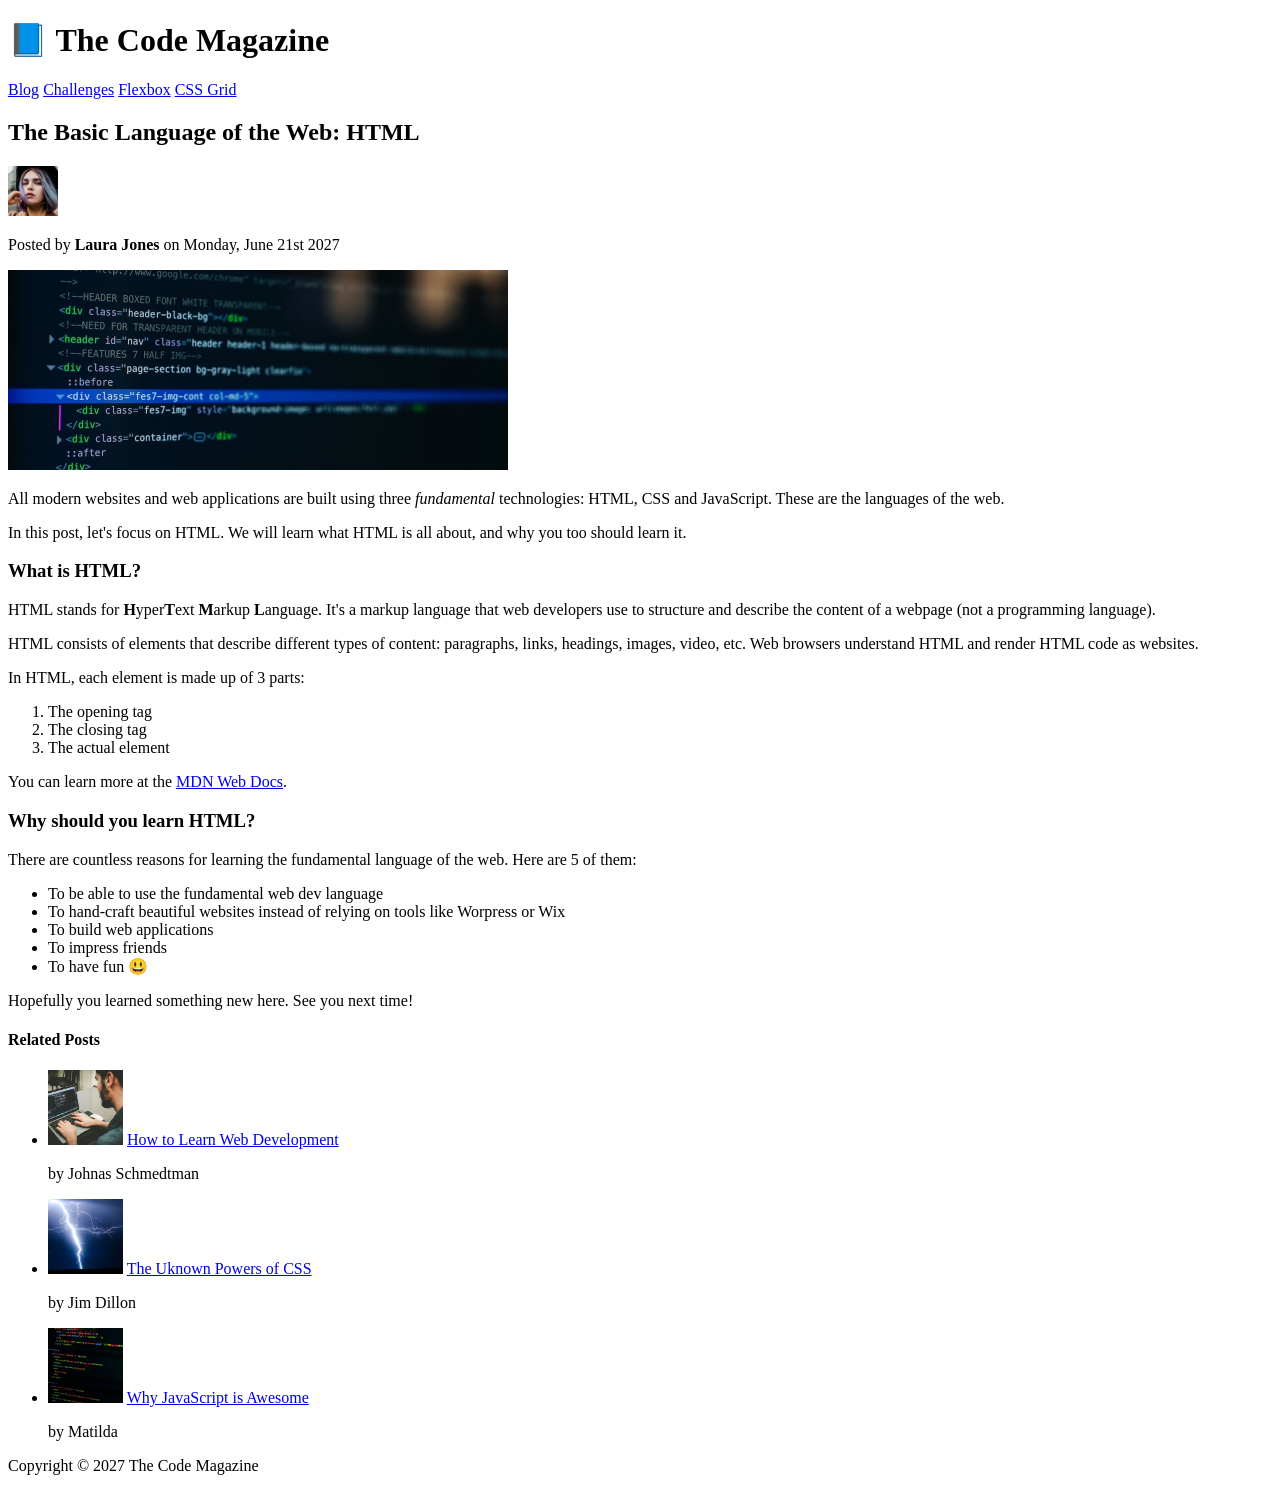
<file: 02-HTML-Fundamentals/index.html>
<!-- Tell the browser what type of document this is. Current version is HTML5 -->
<!doctype html>
<!-- Root element of the HTML document -->
<!-- The lang attribute specifies the language of the document -->
<html lang="en">
  <!-- Head element contains metadata and links to resources -->
  <head>
    <!-- Character encoding for the document -->
    <!-- UTF-8 is the most common character encoding -->
    <meta charset="utf-8" />
    <!-- Title of the document displayed in the browser tab -->
    <title>The Basic Language of the Web: HTML</title>
  </head>
  <!-- Body element contains the content of the document -->
  <body>
    <!-- Header element contains the header content of the document -->
    <header>
      <!-- Heading element that represents the main heading of the document -->
      <!-- There are six levels of headings in HTML, from <h1> to <h6>, with <h1> being the most
       important and <h6> being the least important. -->
      <!-- Headings are used to structure the content of a webpage and provide a clear hierarchy of information. -->
      <h1>📘 The Code Magazine</h1>
      <!--Nav element is used to create a navigation menu -->
      <nav>
        <a href="blog.html">Blog</a>
        <a href="#">Challenges</a>
        <a href="#">Flexbox</a>
        <a href="#">CSS Grid</a>
      </nav>
    </header>

    <!-- Article element is used to represent a self-contained composition in a document -->
    <article>
      <header>
        <h2>The Basic Language of the Web: HTML</h2>
        <img
          src="img/laura-jones.jpg"
          alt="Laura Jones avatar"
          width="50"
          height="50"
        />
        <!-- Paragraph elements are used to create blocks of text -->
        <!-- strong element is used to make text bold and it has semantic meaning  of importance-->
        <p>Posted by <strong>Laura Jones</strong> on Monday, June 21st 2027</p>
        <!-- em element is used to make text italic and it has semantic meaning of emphasis -->

        <!-- img element is used to display images on a webpage -->
        <!-- The src attribute specifies the path to the image file -->
        <!-- The alt attribute provides alternative text for the image, which is displayed if the 
     image cannot be loaded or if the user is using a screen reader -->
        <img
          src="img/post-img.jpg"
          alt="HTML code on a computer screen"
          width="500"
          height="200"
        />
      </header>
      <p>
        All modern websites and web applications are built using three
        <em>fundamental</em>
        technologies: HTML, CSS and JavaScript. These are the languages of the
        web.
      </p>
      <p>
        In this post, let's focus on HTML. We will learn what HTML is all about,
        and why you too should learn it.
      </p>
      <h3>What is HTML?</h3>
      <p>
        HTML stands for <strong>H</strong>yper<strong>T</strong>ext
        <strong>M</strong>arkup <strong>L</strong>anguage. It's a markup
        language that web developers use to structure and describe the content
        of a webpage (not a programming language).
      </p>
      <p>
        HTML consists of elements that describe different types of content:
        paragraphs, links, headings, images, video, etc. Web browsers understand
        HTML and render HTML code as websites.
      </p>
      <p>In HTML, each element is made up of 3 parts:</p>
      <!-- Ordered list element is used to create a numbered list -->
      <ol>
        <li>The opening tag</li>
        <li>The closing tag</li>
        <li>The actual element</li>
      </ol>

      <!-- a element is used to create hyperlinks -->
      <!-- The href attribute specifies the URL of the page the link goes to -->
      <!-- target="_blank" opens the link in a new tab -->
      <p>
        You can learn more at the
        <a
          href="https://developer.mozilla.org/en-US/docs/Web/HTML"
          target="_blank"
          >MDN Web Docs</a
        >.
      </p>

      <h3>Why should you learn HTML?</h3>

      <p>
        There are countless reasons for learning the fundamental language of the
        web. Here are 5 of them:
      </p>
      <!-- Unordered list element is used to create a bulleted list -->
      <ul>
        <li>To be able to use the fundamental web dev language</li>
        <li>
          To hand-craft beautiful websites instead of relying on tools like
          Worpress or Wix
        </li>
        <li>To build web applications</li>
        <li>To impress friends</li>
        <li>To have fun 😃</li>
      </ul>
      <p>Hopefully you learned something new here. See you next time!</p>
    </article>
    <!--Aside element is used to contain content that is related to the main content but not essential -->
    <aside>
      <h4>Related Posts</h4>
      <ul>
        <li>
          <img src="img/related-1.jpg" alt="Man typing code on a laptop" width="75" height="75" />
          <a href="#">How to Learn Web Development</a>
          <p>by Johnas Schmedtman</p>
        </li>

        <li>
          <img src="img/related-2.jpg" alt="Lightning in the sky" width="75" height="75" />
          <a href="#">The Uknown Powers of CSS</a>
          <p>by Jim Dillon</p>
        </li>

        <li>
          <img src="img/related-3.jpg" alt="JavaScript code on a screen" width="75" height="75" />
          <a href="#">Why JavaScript is Awesome</a>
          <p>by Matilda</p>
        </li>
        
        </ul>
    </aside>
    <footer>
      <p>Copyright © 2027 The Code Magazine</p>
  </body>
</html>
</file>
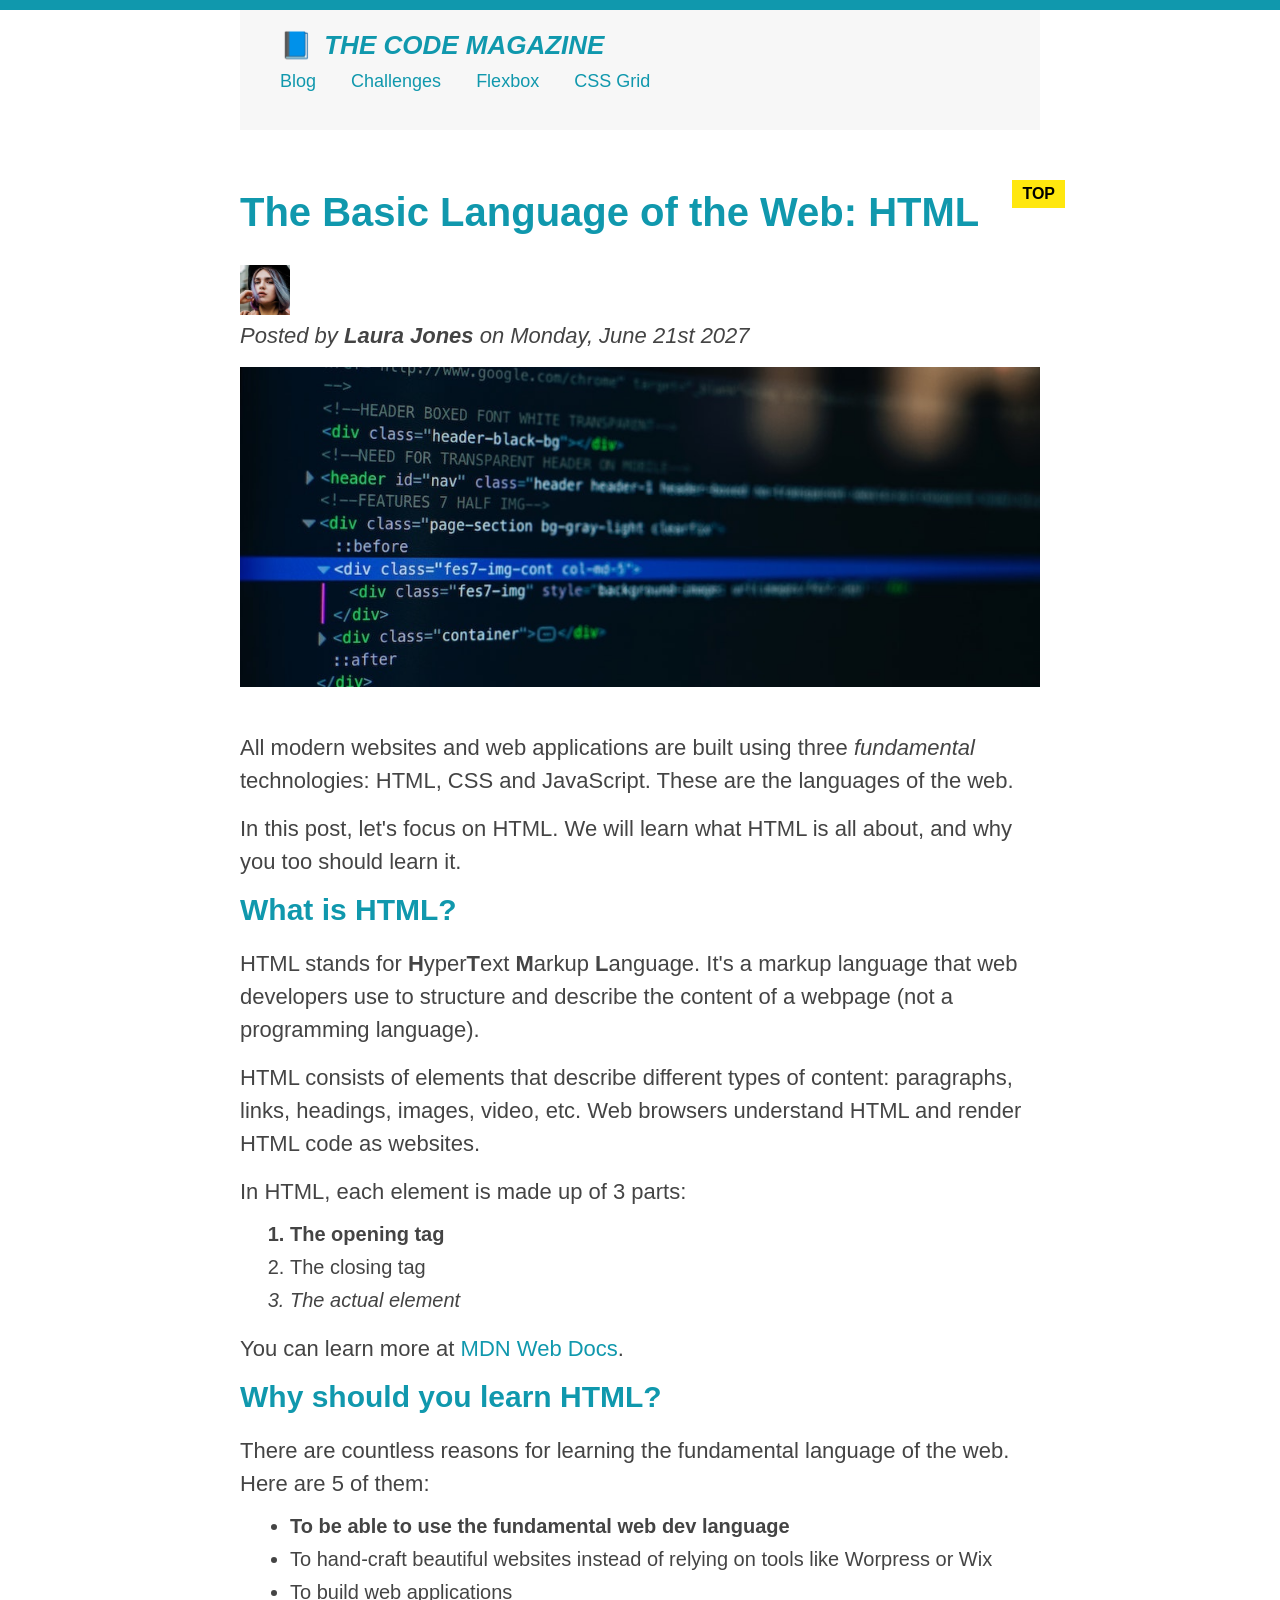
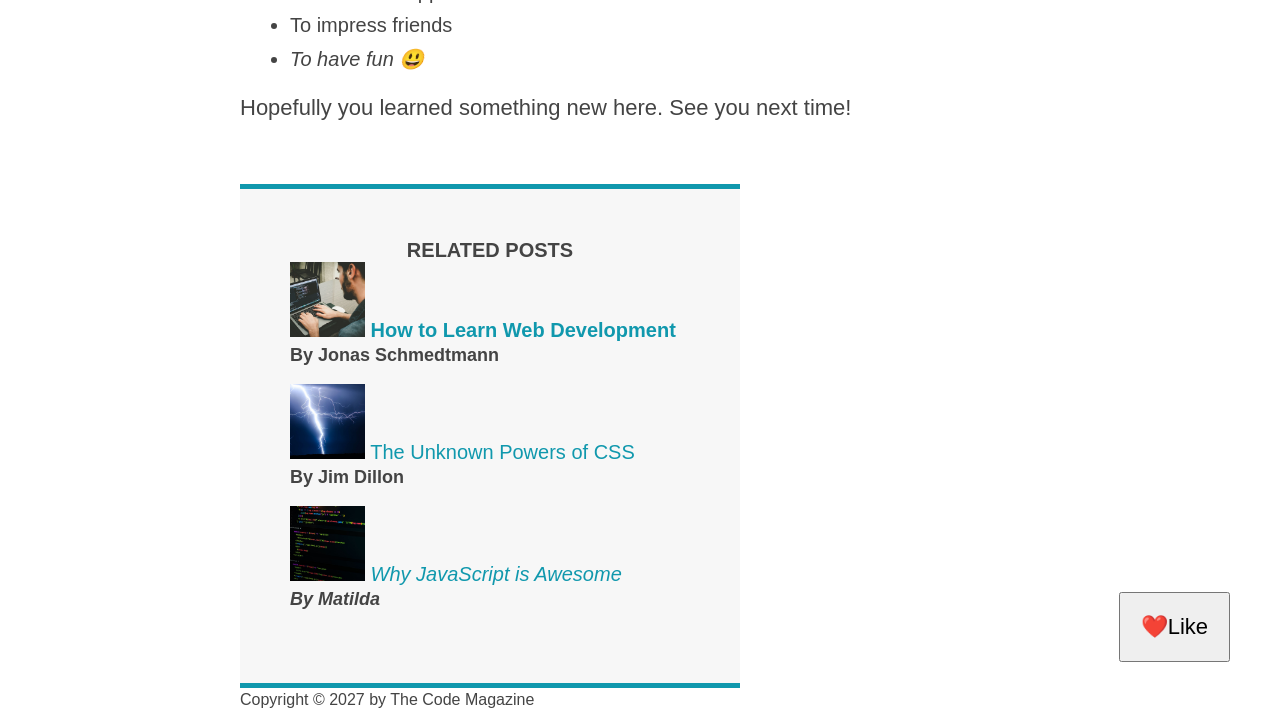
<file: 03-CSS-Fundamentals/index.html>
<!doctype html>
<html lang="en">
  <head>
    <meta charset="UTF-8" />
    <link rel="stylesheet" href="style.css" />
    <title>The Basic Language of the Web: HTML</title>
  </head>

  <body>
    <!--
    <h1>The Basic Language of the Web: HTML</h1>
    <h2>The Basic Language of the Web: HTML</h2>
    <h3>The Basic Language of the Web: HTML</h3>
    <h4>The Basic Language of the Web: HTML</h4>
    <h5>The Basic Language of the Web: HTML</h5>
    <h6>The Basic Language of the Web: HTML</h6>
    -->
    <div class="container">
      <header class="main-header">
        <h1>📘 The Code Magazine</h1>

        <nav>
          <a href="blog.html">Blog</a>
          <a href="#">Challenges</a>
          <a href="#">Flexbox</a>
          <a href="#">CSS Grid</a>
        </nav>
      </header>

      <article>
        <header class="post-header">
          <h2>The Basic Language of the Web: HTML</h2>

          <img
            src="img/laura-jones.jpg"
            alt="Headshot of Laura Jones"
            height="50"
            width="50"
          />

          <p id="author">
            Posted by <strong>Laura Jones</strong> on Monday, June 21st 2027
          </p>

          <img
            src="img/post-img.jpg"
            alt="HTML code on a screen"
            class="post-img"
          />
        </header>

        <p>
          All modern websites and web applications are built using three
          <em>fundamental</em>
          technologies: HTML, CSS and JavaScript. These are the languages of the
          web.
        </p>

        <p>
          In this post, let's focus on HTML. We will learn what HTML is all
          about, and why you too should learn it.
        </p>

        <h3>What is HTML?</h3>
        <p>
          HTML stands for <strong>H</strong>yper<strong>T</strong>ext
          <strong>M</strong>arkup <strong>L</strong>anguage. It's a markup
          language that web developers use to structure and describe the content
          of a webpage (not a programming language).
        </p>
        <p>
          HTML consists of elements that describe different types of content:
          paragraphs, links, headings, images, video, etc. Web browsers
          understand HTML and render HTML code as websites.
        </p>
        <p>In HTML, each element is made up of 3 parts:</p>

        <ol>
          <li>The opening tag</li>
          <li>The closing tag</li>
          <li>The actual element</li>
        </ol>

        <p>
          You can learn more at
          <a
            href="https://developer.mozilla.org/en-US/docs/Web/HTML"
            target="_blank"
            >MDN Web Docs</a
          >.
        </p>

        <h3>Why should you learn HTML?</h3>

        <p>
          There are countless reasons for learning the fundamental language of
          the web. Here are 5 of them:
        </p>

        <ul>
          <li>To be able to use the fundamental web dev language</li>
          <li>
            To hand-craft beautiful websites instead of relying on tools like
            Worpress or Wix
          </li>
          <li>To build web applications</li>
          <li>To impress friends</li>
          <li>To have fun 😃</li>
        </ul>

        <p>Hopefully you learned something new here. See you next time!</p>
      </article>

      <aside>
        <h4>Related posts</h4>

        <ul class="related">
          <li>
            <img
              src="img/related-1.jpg"
              alt="Person programming"
              width="75"
              width="75"
            />
            <a href="#">How to Learn Web Development</a>
            <p class="related-author">By Jonas Schmedtmann</p>
          </li>
          <li>
            <img
              src="img/related-2.jpg"
              alt="Lightning"
              width="75"
              height="75"
            />
            <a href="#">The Unknown Powers of CSS</a>
            <p class="related-author">By Jim Dillon</p>
          </li>
          <li>
            <img
              src="img/related-3.jpg"
              alt="JavaScript code on a screen"
              width="75"
              height="75"
            />
            <a href="#">Why JavaScript is Awesome</a>
            <p class="related-author">By Matilda</p>
          </li>
        </ul>
      </aside>

      <footer>
        <p id="copyright">Copyright &copy; 2027 by The Code Magazine</p>
      </footer>
    </div>
    <button>❤️Like</button>
  </body>
</html>
</file>
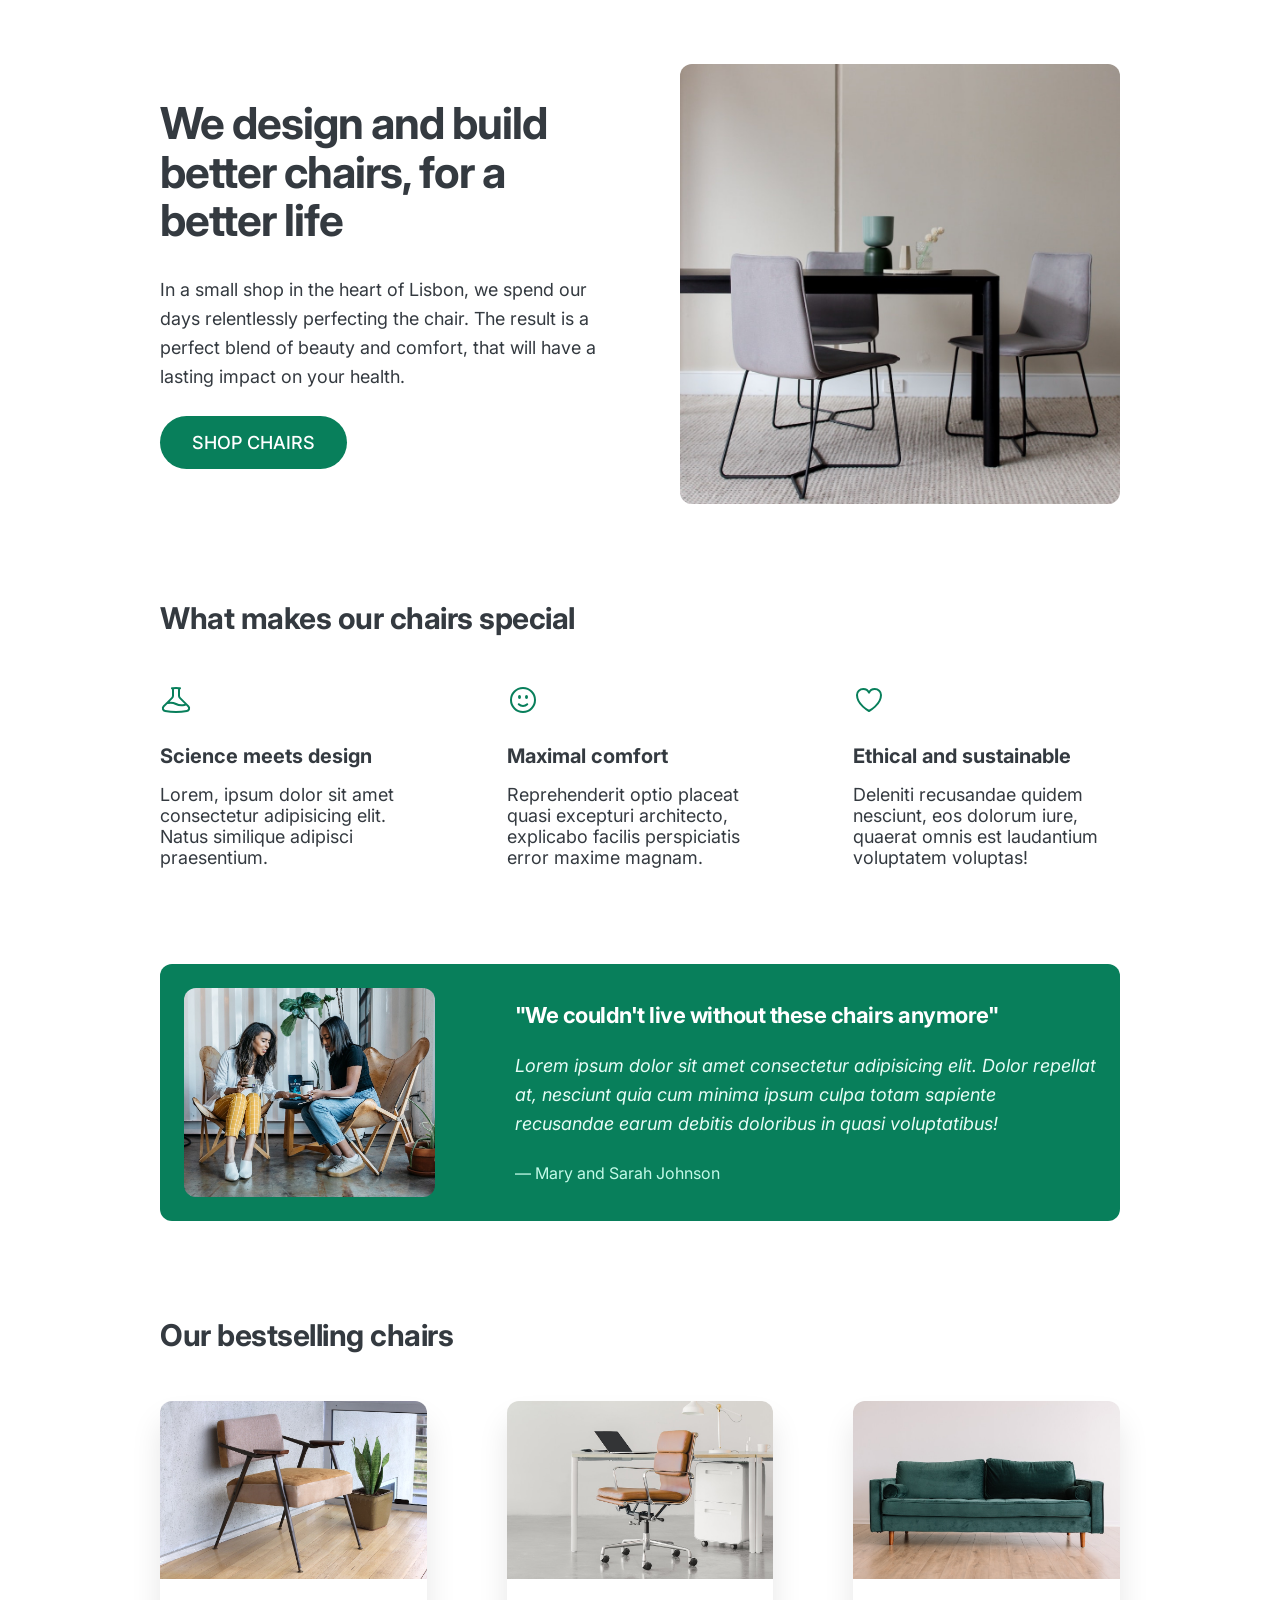
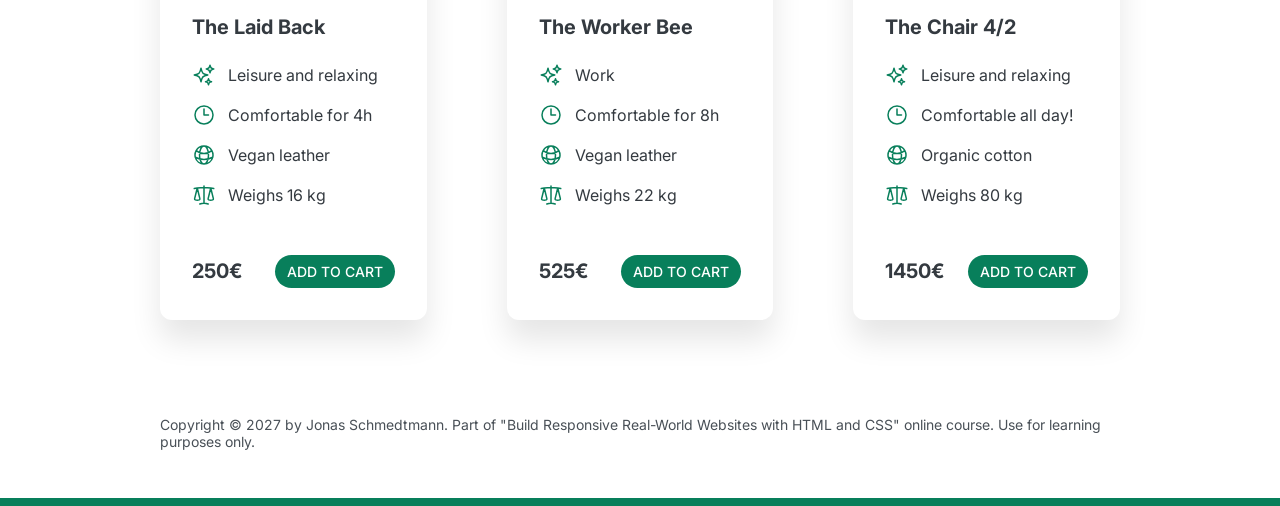
<file: 05-Design/index.html>
<!doctype html>
<html lang="en">

<head>
  <meta charset="UTF-8" />
  <meta http-equiv="X-UA-Compatible" content="IE=edge" />
  <meta name="viewport" content="width=device-width, initial-scale=1.0" />
  <link rel="preconnect" href="https://fonts.googleapis.com" />
  <link rel="preconnect" href="https://fonts.gstatic.com" crossorigin />
  <link
    href="https://fonts.googleapis.com/css2?family=Inter:ital,opsz,wght@0,14..32,100..900;1,14..32,100..900&display=swap"
    rel="stylesheet" />
  <link rel="stylesheet" href="style.css" />
  <title>Lisbon Chair Shop</title>
</head>

<body>
  <div class="container">
    <header>
      <div class="header-text-box">
        <h1>We design and build better chairs, for a better life</h1>
        <p class="header-text">
          In a small shop in the heart of Lisbon, we spend our days
          relentlessly perfecting the chair. The result is a perfect blend of
          beauty and comfort, that will have a lasting impact on your health.
        </p>
        <a class="btn btn--big" href="#">Shop chairs</a>
      </div>
      <img src="hero.jpg" alt="Photo" />
    </header>

    <section>
      <h2>What makes our chairs special</h2>
      <div class="grid-3-cols">
        <div>
          <svg xmlns="http://www.w3.org/2000/svg" fill="none" viewBox="0 0 24 24" stroke-width="1.5"
            stroke="currentColor" class="features-icon">
            <path stroke-linecap="round" stroke-linejoin="round"
              d="M9.75 3.104v5.714a2.25 2.25 0 0 1-.659 1.591L5 14.5M9.75 3.104c-.251.023-.501.05-.75.082m.75-.082a24.301 24.301 0 0 1 4.5 0m0 0v5.714c0 .597.237 1.17.659 1.591L19.8 15.3M14.25 3.104c.251.023.501.05.75.082M19.8 15.3l-1.57.393A9.065 9.065 0 0 1 12 15a9.065 9.065 0 0 0-6.23-.693L5 14.5m14.8.8 1.402 1.402c1.232 1.232.65 3.318-1.067 3.611A48.309 48.309 0 0 1 12 21c-2.773 0-5.491-.235-8.135-.687-1.718-.293-2.3-2.379-1.067-3.61L5 14.5" />
          </svg>

          <p class="features-title"><strong>Science meets design</strong></p>
          <p class="features-text">
            Lorem, ipsum dolor sit amet consectetur adipisicing elit. Natus
            similique adipisci praesentium.
          </p>
        </div>

        <div>
          <svg xmlns="http://www.w3.org/2000/svg" fill="none" viewBox="0 0 24 24" stroke-width="1.5"
            stroke="currentColor" class="features-icon">
            <path stroke-linecap="round" stroke-linejoin="round"
              d="M15.182 15.182a4.5 4.5 0 0 1-6.364 0M21 12a9 9 0 1 1-18 0 9 9 0 0 1 18 0ZM9.75 9.75c0 .414-.168.75-.375.75S9 10.164 9 9.75 9.168 9 9.375 9s.375.336.375.75Zm-.375 0h.008v.015h-.008V9.75Zm5.625 0c0 .414-.168.75-.375.75s-.375-.336-.375-.75.168-.75.375-.75.375.336.375.75Zm-.375 0h.008v.015h-.008V9.75Z" />
          </svg>

          <p class="features-title">
            <strong>Maximal comfort</strong>
          </p>
          <p class="features-text">
            Reprehenderit optio placeat quasi excepturi architecto, explicabo
            facilis perspiciatis error maxime magnam.
          </p>
        </div>

        <div>
          <svg xmlns="http://www.w3.org/2000/svg" fill="none" viewBox="0 0 24 24" stroke-width="1.5"
            stroke="currentColor" class="features-icon">
            <path stroke-linecap="round" stroke-linejoin="round"
              d="M21 8.25c0-2.485-2.099-4.5-4.688-4.5-1.935 0-3.597 1.126-4.312 2.733-.715-1.607-2.377-2.733-4.313-2.733C5.1 3.75 3 5.765 3 8.25c0 7.22 9 12 9 12s9-4.78 9-12Z" />
          </svg>

          <p class="features-title">
            <strong>Ethical and sustainable</strong>
          </p>
          <p class="features-text">
            Deleniti recusandae quidem nesciunt, eos dolorum iure, quaerat
            omnis est laudantium voluptatem voluptas!
          </p>
        </div>
      </div>
    </section>

    <section class="testimonial-section">
      <div class="grid-3-cols">
        <img src="customers.jpg" alt="People sitting on chairs" />
        <div class="testimonial-box">
          <h2>"We couldn't live without these chairs anymore"</h2>
          <blockquote class="testimonial-text">
            Lorem ipsum dolor sit amet consectetur adipisicing elit. Dolor
            repellat at, nesciunt quia cum minima ipsum culpa totam sapiente
            recusandae earum debitis doloribus in quasi voluptatibus!
          </blockquote>
          <p class="testimonial-author">&mdash; Mary and Sarah Johnson</p>
        </div>
      </div>
    </section>

    <section>
      <h2>Our bestselling chairs</h2>
      <div class="grid-3-cols">
        <figure class="chair">
          <img src="chair-1.jpg" alt="Chair" />
          <div class="chair-box">
            <h3>The Laid Back</h3>
            <ul class="chair-details">
              <li>
                <!-- Span is a generic INLINE text element, it doesn't have any meaning. It's like a div element, but inline -->
                <svg xmlns="http://www.w3.org/2000/svg" fill="none" viewBox="0 0 24 24" stroke-width="1.5"
                  stroke="currentColor" class="chair-icon">
                  <path stroke-linecap="round" stroke-linejoin="round"
                    d="M9.813 15.904 9 18.75l-.813-2.846a4.5 4.5 0 0 0-3.09-3.09L2.25 12l2.846-.813a4.5 4.5 0 0 0 3.09-3.09L9 5.25l.813 2.846a4.5 4.5 0 0 0 3.09 3.09L15.75 12l-2.846.813a4.5 4.5 0 0 0-3.09 3.09ZM18.259 8.715 18 9.75l-.259-1.035a3.375 3.375 0 0 0-2.455-2.456L14.25 6l1.036-.259a3.375 3.375 0 0 0 2.455-2.456L18 2.25l.259 1.035a3.375 3.375 0 0 0 2.456 2.456L21.75 6l-1.035.259a3.375 3.375 0 0 0-2.456 2.456ZM16.894 20.567 16.5 21.75l-.394-1.183a2.25 2.25 0 0 0-1.423-1.423L13.5 18.75l1.183-.394a2.25 2.25 0 0 0 1.423-1.423l.394-1.183.394 1.183a2.25 2.25 0 0 0 1.423 1.423l1.183.394-1.183.394a2.25 2.25 0 0 0-1.423 1.423Z" />
                </svg>

                <span>Leisure and relaxing</span>
              </li>
              <li>
                <svg xmlns="http://www.w3.org/2000/svg" fill="none" viewBox="0 0 24 24" stroke-width="1.5"
                  stroke="currentColor" class="chair-icon">
                  <path stroke-linecap="round" stroke-linejoin="round"
                    d="M12 6v6h4.5m4.5 0a9 9 0 1 1-18 0 9 9 0 0 1 18 0Z" />
                </svg>

                <span>Comfortable for 4h</span>
              </li>
              <li>
                <svg xmlns="http://www.w3.org/2000/svg" fill="none" viewBox="0 0 24 24" stroke-width="1.5"
                  stroke="currentColor" class="chair-icon">
                  <path stroke-linecap="round" stroke-linejoin="round"
                    d="M12 21a9.004 9.004 0 0 0 8.716-6.747M12 21a9.004 9.004 0 0 1-8.716-6.747M12 21c2.485 0 4.5-4.03 4.5-9S14.485 3 12 3m0 18c-2.485 0-4.5-4.03-4.5-9S9.515 3 12 3m0 0a8.997 8.997 0 0 1 7.843 4.582M12 3a8.997 8.997 0 0 0-7.843 4.582m15.686 0A11.953 11.953 0 0 1 12 10.5c-2.998 0-5.74-1.1-7.843-2.918m15.686 0A8.959 8.959 0 0 1 21 12c0 .778-.099 1.533-.284 2.253m0 0A17.919 17.919 0 0 1 12 16.5c-3.162 0-6.133-.815-8.716-2.247m0 0A9.015 9.015 0 0 1 3 12c0-1.605.42-3.113 1.157-4.418" />
                </svg>

                <span>Vegan leather</span>
              </li>
              <li>
                <svg xmlns="http://www.w3.org/2000/svg" fill="none" viewBox="0 0 24 24" stroke-width="1.5"
                  stroke="currentColor" class="chair-icon">
                  <path stroke-linecap="round" stroke-linejoin="round"
                    d="M12 3v17.25m0 0c-1.472 0-2.882.265-4.185.75M12 20.25c1.472 0 2.882.265 4.185.75M18.75 4.97A48.416 48.416 0 0 0 12 4.5c-2.291 0-4.545.16-6.75.47m13.5 0c1.01.143 2.01.317 3 .52m-3-.52 2.62 10.726c.122.499-.106 1.028-.589 1.202a5.988 5.988 0 0 1-2.031.352 5.988 5.988 0 0 1-2.031-.352c-.483-.174-.711-.703-.59-1.202L18.75 4.971Zm-16.5.52c.99-.203 1.99-.377 3-.52m0 0 2.62 10.726c.122.499-.106 1.028-.589 1.202a5.989 5.989 0 0 1-2.031.352 5.989 5.989 0 0 1-2.031-.352c-.483-.174-.711-.703-.59-1.202L5.25 4.971Z" />
                </svg>

                <span>Weighs 16 kg</span>
              </li>
            </ul>
            <div class="chair-price">
              <strong>250€</strong>
              <a href="#" class="btn btn--small">Add to cart</a>
            </div>
          </div>
        </figure>

        <figure class="chair">
          <img src="chair-2.jpg" alt="Chair" />
          <div class="chair-box">
            <h3>The Worker Bee</h3>
            <ul class="chair-details">
              <li>
                <svg xmlns="http://www.w3.org/2000/svg" fill="none" viewBox="0 0 24 24" stroke-width="1.5"
                  stroke="currentColor" class="chair-icon">
                  <path stroke-linecap="round" stroke-linejoin="round"
                    d="M9.813 15.904 9 18.75l-.813-2.846a4.5 4.5 0 0 0-3.09-3.09L2.25 12l2.846-.813a4.5 4.5 0 0 0 3.09-3.09L9 5.25l.813 2.846a4.5 4.5 0 0 0 3.09 3.09L15.75 12l-2.846.813a4.5 4.5 0 0 0-3.09 3.09ZM18.259 8.715 18 9.75l-.259-1.035a3.375 3.375 0 0 0-2.455-2.456L14.25 6l1.036-.259a3.375 3.375 0 0 0 2.455-2.456L18 2.25l.259 1.035a3.375 3.375 0 0 0 2.456 2.456L21.75 6l-1.035.259a3.375 3.375 0 0 0-2.456 2.456ZM16.894 20.567 16.5 21.75l-.394-1.183a2.25 2.25 0 0 0-1.423-1.423L13.5 18.75l1.183-.394a2.25 2.25 0 0 0 1.423-1.423l.394-1.183.394 1.183a2.25 2.25 0 0 0 1.423 1.423l1.183.394-1.183.394a2.25 2.25 0 0 0-1.423 1.423Z" />
                </svg>
                <span>Work</span>
              </li>
              <li>
                <svg xmlns="http://www.w3.org/2000/svg" fill="none" viewBox="0 0 24 24" stroke-width="1.5"
                  stroke="currentColor" class="chair-icon">
                  <path stroke-linecap="round" stroke-linejoin="round"
                    d="M12 6v6h4.5m4.5 0a9 9 0 1 1-18 0 9 9 0 0 1 18 0Z" />
                </svg>
                <span>Comfortable for 8h</span>
              </li>
              <li>
                <svg xmlns="http://www.w3.org/2000/svg" fill="none" viewBox="0 0 24 24" stroke-width="1.5"
                  stroke="currentColor" class="chair-icon">
                  <path stroke-linecap="round" stroke-linejoin="round"
                    d="M12 21a9.004 9.004 0 0 0 8.716-6.747M12 21a9.004 9.004 0 0 1-8.716-6.747M12 21c2.485 0 4.5-4.03 4.5-9S14.485 3 12 3m0 18c-2.485 0-4.5-4.03-4.5-9S9.515 3 12 3m0 0a8.997 8.997 0 0 1 7.843 4.582M12 3a8.997 8.997 0 0 0-7.843 4.582m15.686 0A11.953 11.953 0 0 1 12 10.5c-2.998 0-5.74-1.1-7.843-2.918m15.686 0A8.959 8.959 0 0 1 21 12c0 .778-.099 1.533-.284 2.253m0 0A17.919 17.919 0 0 1 12 16.5c-3.162 0-6.133-.815-8.716-2.247m0 0A9.015 9.015 0 0 1 3 12c0-1.605.42-3.113 1.157-4.418" />
                </svg>

                <span>Vegan leather</span>
              </li>
              <li>
                <svg xmlns="http://www.w3.org/2000/svg" fill="none" viewBox="0 0 24 24" stroke-width="1.5"
                  stroke="currentColor" class="chair-icon">
                  <path stroke-linecap="round" stroke-linejoin="round"
                    d="M12 3v17.25m0 0c-1.472 0-2.882.265-4.185.75M12 20.25c1.472 0 2.882.265 4.185.75M18.75 4.97A48.416 48.416 0 0 0 12 4.5c-2.291 0-4.545.16-6.75.47m13.5 0c1.01.143 2.01.317 3 .52m-3-.52 2.62 10.726c.122.499-.106 1.028-.589 1.202a5.988 5.988 0 0 1-2.031.352 5.988 5.988 0 0 1-2.031-.352c-.483-.174-.711-.703-.59-1.202L18.75 4.971Zm-16.5.52c.99-.203 1.99-.377 3-.52m0 0 2.62 10.726c.122.499-.106 1.028-.589 1.202a5.989 5.989 0 0 1-2.031.352 5.989 5.989 0 0 1-2.031-.352c-.483-.174-.711-.703-.59-1.202L5.25 4.971Z" />
                </svg>
                <span>Weighs 22 kg</span>
              </li>
            </ul>
            <div class="chair-price">
              <strong>525€</strong>
              <a href="#" class="btn btn--small">Add to cart</a>
            </div>
          </div>
        </figure>

        <figure class="chair">
          <img src="chair-3.jpg" alt="Chair" />
          <div class="chair-box">
            <h3>The Chair 4/2</h3>
            <ul class="chair-details">
              <li>
                <svg xmlns="http://www.w3.org/2000/svg" fill="none" viewBox="0 0 24 24" stroke-width="1.5"
                  stroke="currentColor" class="chair-icon">
                  <path stroke-linecap="round" stroke-linejoin="round"
                    d="M9.813 15.904 9 18.75l-.813-2.846a4.5 4.5 0 0 0-3.09-3.09L2.25 12l2.846-.813a4.5 4.5 0 0 0 3.09-3.09L9 5.25l.813 2.846a4.5 4.5 0 0 0 3.09 3.09L15.75 12l-2.846.813a4.5 4.5 0 0 0-3.09 3.09ZM18.259 8.715 18 9.75l-.259-1.035a3.375 3.375 0 0 0-2.455-2.456L14.25 6l1.036-.259a3.375 3.375 0 0 0 2.455-2.456L18 2.25l.259 1.035a3.375 3.375 0 0 0 2.456 2.456L21.75 6l-1.035.259a3.375 3.375 0 0 0-2.456 2.456ZM16.894 20.567 16.5 21.75l-.394-1.183a2.25 2.25 0 0 0-1.423-1.423L13.5 18.75l1.183-.394a2.25 2.25 0 0 0 1.423-1.423l.394-1.183.394 1.183a2.25 2.25 0 0 0 1.423 1.423l1.183.394-1.183.394a2.25 2.25 0 0 0-1.423 1.423Z" />
                </svg>
                <span>Leisure and relaxing</span>
              </li>
              <li>
                <svg xmlns="http://www.w3.org/2000/svg" fill="none" viewBox="0 0 24 24" stroke-width="1.5"
                  stroke="currentColor" class="chair-icon">
                  <path stroke-linecap="round" stroke-linejoin="round"
                    d="M12 6v6h4.5m4.5 0a9 9 0 1 1-18 0 9 9 0 0 1 18 0Z" />
                </svg>
                <span>Comfortable all day!</span>
              </li>
              <li>
                <svg xmlns="http://www.w3.org/2000/svg" fill="none" viewBox="0 0 24 24" stroke-width="1.5"
                  stroke="currentColor" class="chair-icon">
                  <path stroke-linecap="round" stroke-linejoin="round"
                    d="M12 21a9.004 9.004 0 0 0 8.716-6.747M12 21a9.004 9.004 0 0 1-8.716-6.747M12 21c2.485 0 4.5-4.03 4.5-9S14.485 3 12 3m0 18c-2.485 0-4.5-4.03-4.5-9S9.515 3 12 3m0 0a8.997 8.997 0 0 1 7.843 4.582M12 3a8.997 8.997 0 0 0-7.843 4.582m15.686 0A11.953 11.953 0 0 1 12 10.5c-2.998 0-5.74-1.1-7.843-2.918m15.686 0A8.959 8.959 0 0 1 21 12c0 .778-.099 1.533-.284 2.253m0 0A17.919 17.919 0 0 1 12 16.5c-3.162 0-6.133-.815-8.716-2.247m0 0A9.015 9.015 0 0 1 3 12c0-1.605.42-3.113 1.157-4.418" />
                </svg>
                <span>Organic cotton</span>
              </li>
              <li>
                <svg xmlns="http://www.w3.org/2000/svg" fill="none" viewBox="0 0 24 24" stroke-width="1.5"
                  stroke="currentColor" class="chair-icon">
                  <path stroke-linecap="round" stroke-linejoin="round"
                    d="M12 3v17.25m0 0c-1.472 0-2.882.265-4.185.75M12 20.25c1.472 0 2.882.265 4.185.75M18.75 4.97A48.416 48.416 0 0 0 12 4.5c-2.291 0-4.545.16-6.75.47m13.5 0c1.01.143 2.01.317 3 .52m-3-.52 2.62 10.726c.122.499-.106 1.028-.589 1.202a5.988 5.988 0 0 1-2.031.352 5.988 5.988 0 0 1-2.031-.352c-.483-.174-.711-.703-.59-1.202L18.75 4.971Zm-16.5.52c.99-.203 1.99-.377 3-.52m0 0 2.62 10.726c.122.499-.106 1.028-.589 1.202a5.989 5.989 0 0 1-2.031.352 5.989 5.989 0 0 1-2.031-.352c-.483-.174-.711-.703-.59-1.202L5.25 4.971Z" />
                </svg>
                <span>Weighs 80 kg</span>
              </li>
            </ul>
            <div class="chair-price">
              <strong>1450€</strong>
              <a href="#" class="btn btn--small">Add to cart</a>
            </div>
          </div>
        </figure>
      </div>
    </section>

    <footer>
      Copyright &copy; 2027 by Jonas Schmedtmann. Part of "Build Responsive
      Real-World Websites with HTML and CSS" online course. Use for learning
      purposes only.
    </footer>
  </div>
</body>

</html>
</file>
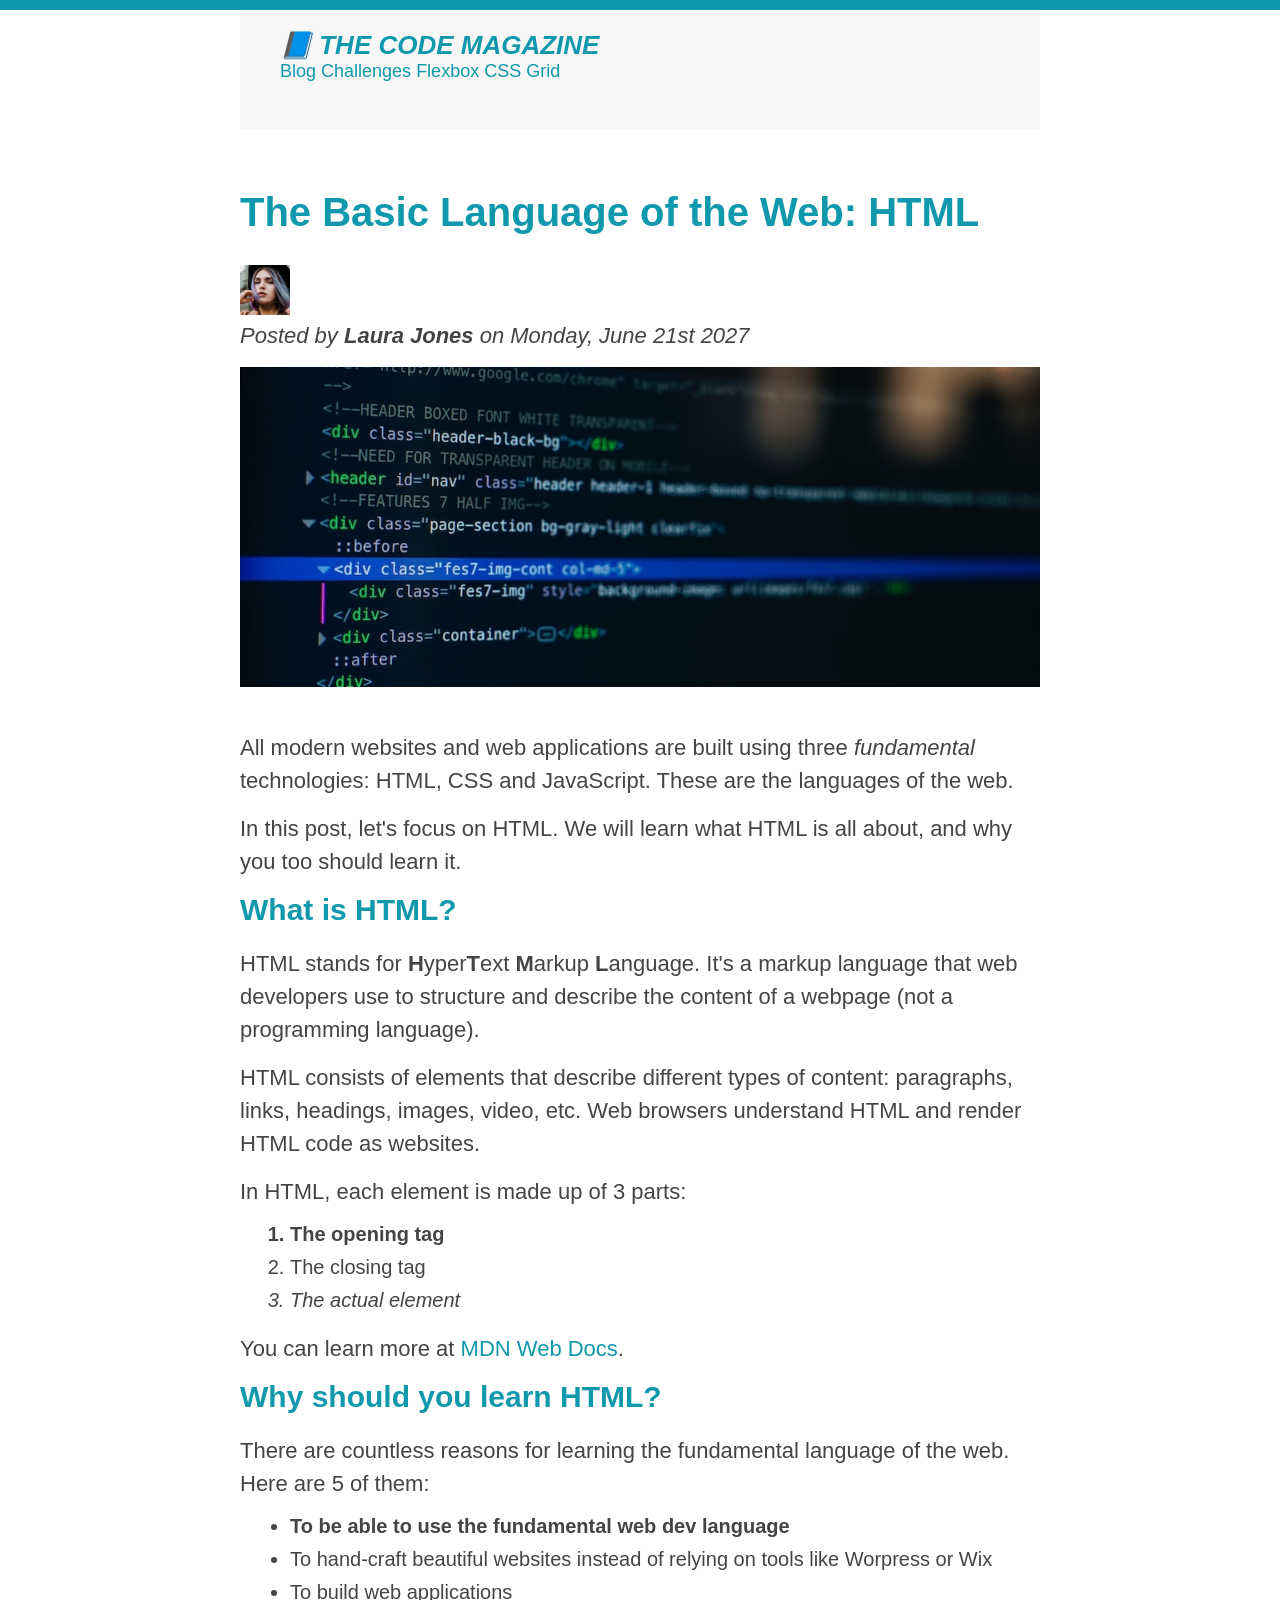
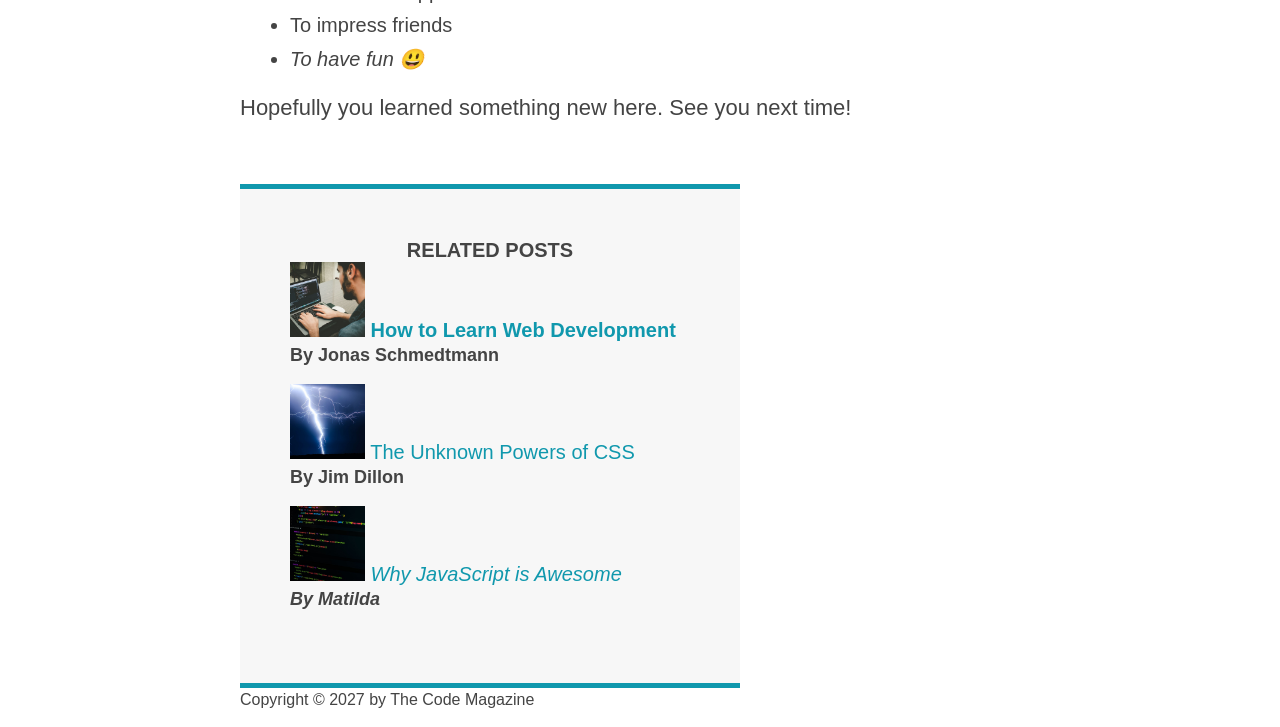
<file: 05-Design/03-CSS-Fundamentals/index.html>
<!doctype html>
<html lang="en">

<head>
  <meta charset="UTF-8" />
  <link rel="stylesheet" href="style.css" />
  <title>The Basic Language of the Web: HTML</title>
</head>

<body>
  <!--
    <h1>The Basic Language of the Web: HTML</h1>
    <h2>The Basic Language of the Web: HTML</h2>
    <h3>The Basic Language of the Web: HTML</h3>
    <h4>The Basic Language of the Web: HTML</h4>
    <h5>The Basic Language of the Web: HTML</h5>
    <h6>The Basic Language of the Web: HTML</h6>
    -->
  <div class="container">
    <header class="main-header">
      <h1>📘 The Code Magazine</h1>

      <nav>
        <a href="blog.html">Blog</a>
        <a href="#">Challenges</a>
        <a href="#">Flexbox</a>
        <a href="#">CSS Grid</a>
      </nav>
    </header>

    <article>
      <header class="post-header">
        <h2>The Basic Language of the Web: HTML</h2>

        <img src="img/laura-jones.jpg" alt="Headshot of Laura Jones" height="50" width="50" />

        <p id="author">Posted by <strong>Laura Jones</strong> on Monday, June 21st 2027</p>

        <img src="img/post-img.jpg" alt="HTML code on a screen" class="post-img" />
      </header>

      <p>
        All modern websites and web applications are built using three
        <em>fundamental</em>
        technologies: HTML, CSS and JavaScript. These are the languages of the
        web.
      </p>

      <p>
        In this post, let's focus on HTML. We will learn what HTML is all about,
        and why you too should learn it.
      </p>

      <h3>What is HTML?</h3>
      <p>
        HTML stands for <strong>H</strong>yper<strong>T</strong>ext
        <strong>M</strong>arkup <strong>L</strong>anguage. It's a markup
        language that web developers use to structure and describe the content
        of a webpage (not a programming language).
      </p>
      <p>
        HTML consists of elements that describe different types of content:
        paragraphs, links, headings, images, video, etc. Web browsers understand
        HTML and render HTML code as websites.
      </p>
      <p>In HTML, each element is made up of 3 parts:</p>

      <ol>
        <li>The opening tag</li>
        <li>The closing tag</li>
        <li>The actual element</li>
      </ol>

      <p>
        You can learn more at
        <a href="https://developer.mozilla.org/en-US/docs/Web/HTML" target="_blank">MDN Web Docs</a>.
      </p>

      <h3>Why should you learn HTML?</h3>

      <p>
        There are countless reasons for learning the fundamental language of the
        web. Here are 5 of them:
      </p>

      <ul>
        <li>To be able to use the fundamental web dev language</li>
        <li>
          To hand-craft beautiful websites instead of relying on tools like
          Worpress or Wix
        </li>
        <li>To build web applications</li>
        <li>To impress friends</li>
        <li>To have fun 😃</li>
      </ul>

      <p>Hopefully you learned something new here. See you next time!</p>
    </article>

    <aside>
      <h4>Related posts</h4>

      <ul class="related">
        <li>
          <img src="img/related-1.jpg" alt="Person programming" width="75" width="75" />
          <a href="#">How to Learn Web Development</a>
          <p class="related-author">By Jonas Schmedtmann</p>
        </li>
        <li>
          <img src="img/related-2.jpg" alt="Lightning" width="75" height="75" />
          <a href="#">The Unknown Powers of CSS</a>
          <p class="related-author">By Jim Dillon</p>
        </li>
        <li>
          <img src="img/related-3.jpg" alt="JavaScript code on a screen" width="75" height="75" />
          <a href="#">Why JavaScript is Awesome</a>
          <p class="related-author">By Matilda</p>
        </li>
      </ul>
    </aside>

    <footer>
      <p id="copyright">Copyright &copy; 2027 by The Code Magazine</p>
    </footer>
  </div>
</body>

</html>
</file>
<file: 03-CSS-Fundamentals/style.css>
* {
  padding: 0;
  margin: 0;
}

body {
  color: #444;
  font-family: sans-serif;
  border-top: 10px solid #1098ad;
  position: relative;
}

.container {
  width: 800px;
  margin: 0 auto;
}

.main-header {
  background-color: #f7f7f7;
  padding: 20px 40px;
  margin-bottom: 60px;
  height: 80px;
}

nav {
  font-size: 18px;
}

article {
  margin-bottom: 60px;
}

.post-header {
  margin-bottom: 40px;
}

aside {
  background-color: #f7f7f7;
  border-top: 5px solid #1098ad;
  border-bottom: 5px solid #1098ad;
  padding: 50px 0;
  width: 500px;
}

h1,
h2,
h3 {
  color: #1098ad;
}

h1 {
  font-size: 26px;
  text-transform: uppercase;
  font-style: italic;
}

h2 {
  font-size: 40px;
  margin-bottom: 30px;
  position: relative;
}

h3 {
  font-size: 30px;
  margin-bottom: 20px;
}

h4 {
  font-size: 20px;
  text-transform: uppercase;
  text-align: center;
}

p {
  font-size: 22px;
  line-height: 1.5;
  margin-bottom: 15px;
}

ul,
ol {
  margin-bottom: 20px;
  margin-left: 50px;
}

li {
  font-size: 20px;
  margin-bottom: 10px;
}

#author {
  font-style: italic;
}

#copyright {
  font-size: 16px;
}

.related-author {
  font-size: 18px;
  font-weight: bold;
}

.related {
  list-style: none;
}

li:first-child {
  font-weight: bold;
}

li:last-child {
  font-style: italic;
}

/* Styling links */

nav a:link {
  display: inline-block;
  margin-right: 30px;
  margin-top: 10px;
}

nav a:link:last-child {
  margin-right: 0;
}

a:link {
  color: #1098ad;
  text-decoration: none;
}

a:visited {
  color: #1098ad;
  text-decoration: none;
}

a:hover {
  color: orangered;
  font-weight: bold;
  text-decoration: underline orangered;
}

a:active {
  background-color: black;
  font-style: italic;
}

.post-img {
  width: 100%;
}

button {
  font-size: 22px;
  padding: 20px;
  position: absolute;
  bottom: 50px;
  right: 50px;
}

h1::first-letter {
  font-style: normal;
  margin-right: 5px;
}

h2::after {
  content: "TOP";
  background-color: #ffe70e;
  color: black;
  display: inline-block;

  font-size: 16px;
  font-weight: bold;
  padding: 5px 10px;
  position: absolute;
  top: -10px;
  right: -25px;
}
</file>
<file: 05-Design/style.css>
/*
SPACING SYSTEM (px)
2 / 4 / 8 / 12 / 16 / 24 / 32 / 48 / 64 / 80 / 96 / 128

FONT SIZE SYSTEM (px)
10 / 12 / 14 / 16 / 18 / 20 / 24 / 30 / 36 / 44 / 52 / 62 / 74 / 86 / 98
*/

/* COLORS 
  MAIN: #087f5b;
  GREY: #343a40;

*/

* {
  margin: 0;
  padding: 0;
  box-sizing: border-box;
}

/* ------------------------ */
/* GENERAL STYLES */
/* ------------------------ */
body {
  font-family: "Inter", sans-serif;
  color: #343a40;
  border-bottom: 8px solid #087f5b;
}

.container {
  width: 960px;
  margin: 0 auto;
}

header,
section {
  margin-bottom: 96px;
}

h2 {
  margin-bottom: 48px;
  font-size: 30px;
  letter-spacing: -0.5px;
}

.grid-3-cols {
  display: grid;
  grid-template-columns: repeat(3, 1fr);
  column-gap: 80px;
}

.btn:link,
.btn:visited {
  background-color: #087f5b;
  color: #fff;
  text-decoration: none;
  font-weight: 500;
  text-transform: uppercase;
  border-radius: 100px;
  display: inline-block;
}

.btn:hover,
.btn:active {
  background-color: #099268;
}

.btn--big {
  padding: 16px 32px;
  font-size: 18px;
}

.btn--small {
  font-size: 14px;
  padding: 8px 12px;
}

img {
  border-radius: 12px;
}

/* ------------------------ */
/* COMPONENT STYLES */
/* ------------------------ */

/* HEADER */
header {
  display: grid;
  grid-template-columns: repeat(2, 1fr);
  column-gap: 80px;
  margin-top: 64px;
}

.header-text-box {
  align-self: center;
}

h1 {
  margin-bottom: 32px;
  font-size: 44px;
  line-height: 1.1;
  letter-spacing: -1px;
}

.header-text {
  margin-bottom: 24px;
  font-size: 18px;
  line-height: 1.6;
}

img {
  width: 100%;
}

/* FEATURES */
.features-icon {
  stroke: #087f5b;
  width: 32px;
  margin-bottom: 24px;
}

.features-title {
  margin-bottom: 16px;
  font-size: 20px;
}

.features-text {
  font-size: 18px;
  letter-spacing: 1.6;
}

/* TESTIMONIAL */
.testimonial-section {
  background-color: #087f5b;
  color: #fff;
  padding: 24px;
  border-radius: 12px;
}

.testimonial-box {
  grid-column: 2 / -1;
  align-self: center;
}

.testimonial-box h2 {
  margin-bottom: 24px;
  font-size: 22px;
}

.testimonial-text {
  font-style: italic;
  margin-bottom: 24px;
  font-size: 18px;
  line-height: 1.6;
  color: #e6fcf5;
}

.testimonial-author {
  color: #c3fae8;
}

/* CHAIRS */

.chair {
  box-shadow: 0 20px 30px 0 rgba(0, 0, 0, 0.1);
  border-radius: 12px;
}

.chair img {
  border-bottom-left-radius: 0;
  border-bottom-right-radius: 0;
}

.chair-box {
  padding: 32px;
}

h3 {
  margin-bottom: 24px;
  font-size: 20px;
}

.chair-details {
  list-style: none;
  margin-bottom: 48px;
}

.chair-details li {
  display: flex;
  align-items: center;
  gap: 12px;
  margin-bottom: 16px;
}

.chair-details li:last-child {
  margin-bottom: 0;
}

.chair-icon {
  stroke: #087f5b;
  width: 24px;
  height: 24px;
}

.chair-price {
  display: flex;
  justify-content: space-between;
  align-items: center;
  font-size: 20px;
}

footer {
  margin-bottom: 48px;
  font-size: 14px;
  color: #495057;
}
</file>
<file: 05-Design/03-CSS-Fundamentals/style.css>
* {
  padding: 0;
  margin: 0;
}


body {
  color: #444;
  font-family: sans-serif;
  border-top: 10px solid #1098ad;
}

.container {
  width: 800px;
  margin: 0 auto;
}

.main-header {
  background-color: #f7f7f7;
  padding: 20px 40px;
  margin-bottom: 60px;
  height: 80px;
}

nav {
  font-size: 18px;
}

article {
  margin-bottom: 60px;
}

.post-header {
  margin-bottom: 40px;
}

aside {
  background-color: #f7f7f7;
  border-top: 5px solid #1098ad;
  border-bottom: 5px solid #1098ad;
  padding: 50px 0;
  width: 500px;
}

h1,
h2,
h3 {
  color: #1098ad;
}

h1 {
  font-size: 26px;
  text-transform: uppercase;
  font-style: italic;
}

h2 {
  font-size: 40px;
  margin-bottom: 30px;
}

h3 {
  font-size: 30px;
  margin-bottom: 20px;
}

h4 {
  font-size: 20px;
  text-transform: uppercase;
  text-align: center;
}

p {
  font-size: 22px;
  line-height: 1.5;
  margin-bottom: 15px;
}

ul,
ol {
  margin-bottom: 20px;
  margin-left: 50px;
}

li {
  font-size: 20px;
  margin-bottom: 10px;
}

#author {
  font-style: italic;
}

#copyright {
  font-size: 16px;
}

.related-author {
  font-size: 18px;
  font-weight: bold;
}

.related {
  list-style: none;
}


li:first-child {
  font-weight: bold;
}

li:last-child {
  font-style: italic;
}

/* Styling links */

a:link {
  color: #1098ad;
  text-decoration: none;
}

a:visited {
  color: #1098ad;
  text-decoration: none;
}

a:hover {
  color: orangered;
  font-weight: bold;
  text-decoration: underline orangered;
}

a:active {
  background-color: black;
  font-style: italic;
}

.post-img {
  width: 100%;
}
</file>
